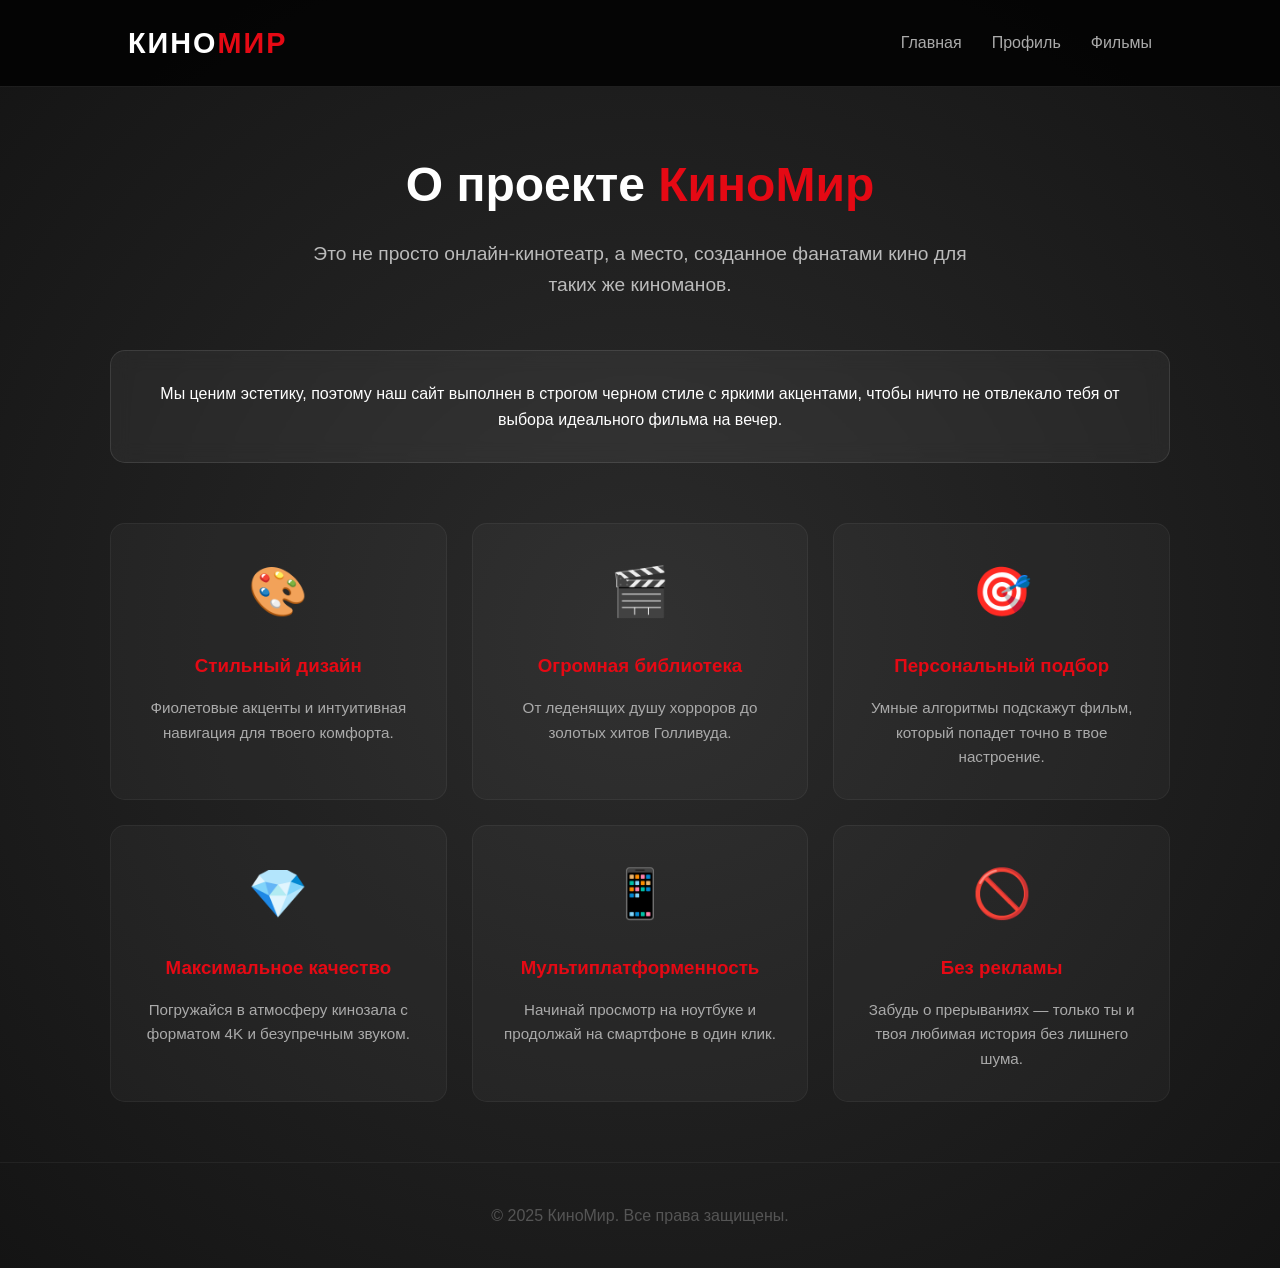
<file: about.html>
<!DOCTYPE html>
<html lang="ru">
<head>
    <meta charset="UTF-8">
    <title>О нас | КиноМир</title>
    <link rel="stylesheet" href="css/style_about.css">
</head>
<body>

<header>
    <div class="header-content">
        <div class="logo">Кино<span>Мир</span></div>
    </div>
    <nav>
        <ul>
            <li><a href="index.html">Главная</a></li>
            <li><a href="profile.php">Профиль</a></li>
            <li><a href="movies.html">Фильмы</a></li>
        </ul>
    </nav>
</header>

<main class="about-container">
    <section class="about-hero">
        <h2>О проекте <span>КиноМир</span></h2>
        <p class="subtitle">Это не просто онлайн-кинотеатр, а место, созданное фанатами кино для таких же киноманов.</p>
    </section>

    <section class="about-content">
        <div class="description-block">
            <p>Мы ценим эстетику, поэтому наш сайт выполнен в строгом черном стиле с яркими акцентами, чтобы ничто не отвлекало тебя от выбора идеального фильма на вечер.</p>
        </div>

        <div class="features-grid">
            <div class="features-item">
                <div class="icon">🎨</div>
                <h3>Стильный дизайн</h3>
                <p>Фиолетовые акценты и интуитивная навигация для твоего комфорта.</p>
            </div>
            <div class="features-item">
                <div class="icon">🎬</div>
                <h3>Огромная библиотека</h3>
                <p>От леденящих душу хорроров до золотых хитов Голливуда.</p>
            </div>

        <div class="features-item">
            <div class="icon">🎯</div>
            <h3>Персональный подбор</h3>
            <p>Умные алгоритмы подскажут фильм, который попадет точно в твое настроение.</p>
        </div>

        <div class="features-item">
            <div class="icon">💎</div>
            <h3>Максимальное качество</h3>
            <p>Погружайся в атмосферу кинозала с форматом 4K и безупречным звуком.</p>
        </div>
        <div class="features-item">
            <div class="icon">📱</div>
            <h3>Мультиплатформенность</h3>
            <p>Начинай просмотр на ноутбуке и продолжай на смартфоне в один клик.</p>
        </div>

        <div class="features-item">
            <div class="icon">🚫</div>
            <h3>Без рекламы</h3>
            <p>Забудь о прерываниях — только ты и твоя любимая история без лишнего шума.</p>
        </div>

        </div>
    </section>
</main>

<footer>
    <p>© 2025 КиноМир. Все права защищены.</p>
</footer>

</body>
</html>
</file>
<file: css/style_about.css>
/* Общие настройки */
* {
    margin: 0;
    padding: 0;
    box-sizing: border-box;
}

body {
    font-family: 'Segoe UI', sans-serif;
    background-color: #141414;
    background-image: radial-gradient(circle at center, #2b2b2b 0%, #141414 100%);
    color: #ffffff;
    line-height: 1.6;
}

/* Шапка сайта */
header {
    background: rgba(0, 0, 0, 0.8);
    padding: 20px 10%;
    display: flex;
    justify-content: space-between;
    align-items: center;
    border-bottom: 1px solid rgba(255, 255, 255, 0.1);
    position: sticky;
    top: 0;
    z-index: 100;
}

.logo {
    font-size: 1.8rem;
    font-weight: bold;
    text-transform: uppercase;
    letter-spacing: 2px;
}

.logo span {
    color: #e50914; /* Твой фирменный красный */
}

nav ul {
    display: flex;
    list-style: none;
    gap: 30px;
}

nav a {
    text-decoration: none;
    color: #aaa;
    font-weight: 500;
    transition: 0.3s;
}

nav a:hover {
    color: #fff;
}

/* Главный контейнер "О нас" */
.about-container {
    max-width: 1100px;
    margin: 60px auto;
    padding: 0 20px;
}

/* Заголовок страницы */
.about-hero {
    text-align: center;
    margin-bottom: 50px;
}

.about-hero h2 {
    font-size: 3rem;
    margin-bottom: 15px;
}

.about-hero h2 span {
    color: #e50914;
}

.subtitle {
    font-size: 1.2rem;
    color: #bbb;
    max-width: 700px;
    margin: 0 auto;
}

/* Блок описания */
.description-block {
    background: rgba(255, 255, 255, 0.05);
    backdrop-filter: blur(10px);
    padding: 30px;
    border-radius: 15px;
    border: 1px solid rgba(255, 255, 255, 0.1);
    text-align: center;
    margin-bottom: 60px;
}

/* Сетка преимуществ (Grid) */
.features-grid {
    display: grid;
    grid-template-columns: repeat(auto-fit, minmax(300px, 1fr));
    gap: 25px;
}

.features-item {
    background: rgba(255, 255, 255, 0.03);
    padding: 30px;
    border-radius: 15px;
    border: 1px solid rgba(255, 255, 255, 0.05);
    transition: all 0.3s ease;
    text-align: center;
}

.features-item:hover {
    background: rgba(255, 255, 255, 0.08);
    transform: translateY(-10px);
    border-color: #e50914;
}

.features-item .icon {
    font-size: 3rem;
    margin-bottom: 20px;
}

.features-item h3 {
    margin-bottom: 15px;
    color: #e50914;
}

.features-item p {
    color: #aaa;
    font-size: 0.95rem;
}

/* Футер */
footer {
    text-align: center;
    padding: 40px;
    color: #555;
    border-top: 1px solid rgba(255, 255, 255, 0.05);
    margin-top: 60px;
}

/* Адаптивность для мобилок */
@media (max-width: 768px) {
    header {
        flex-direction: column;
        gap: 15px;
    }
    .about-hero h2 {
        font-size: 2rem;
    }
}
</file>
